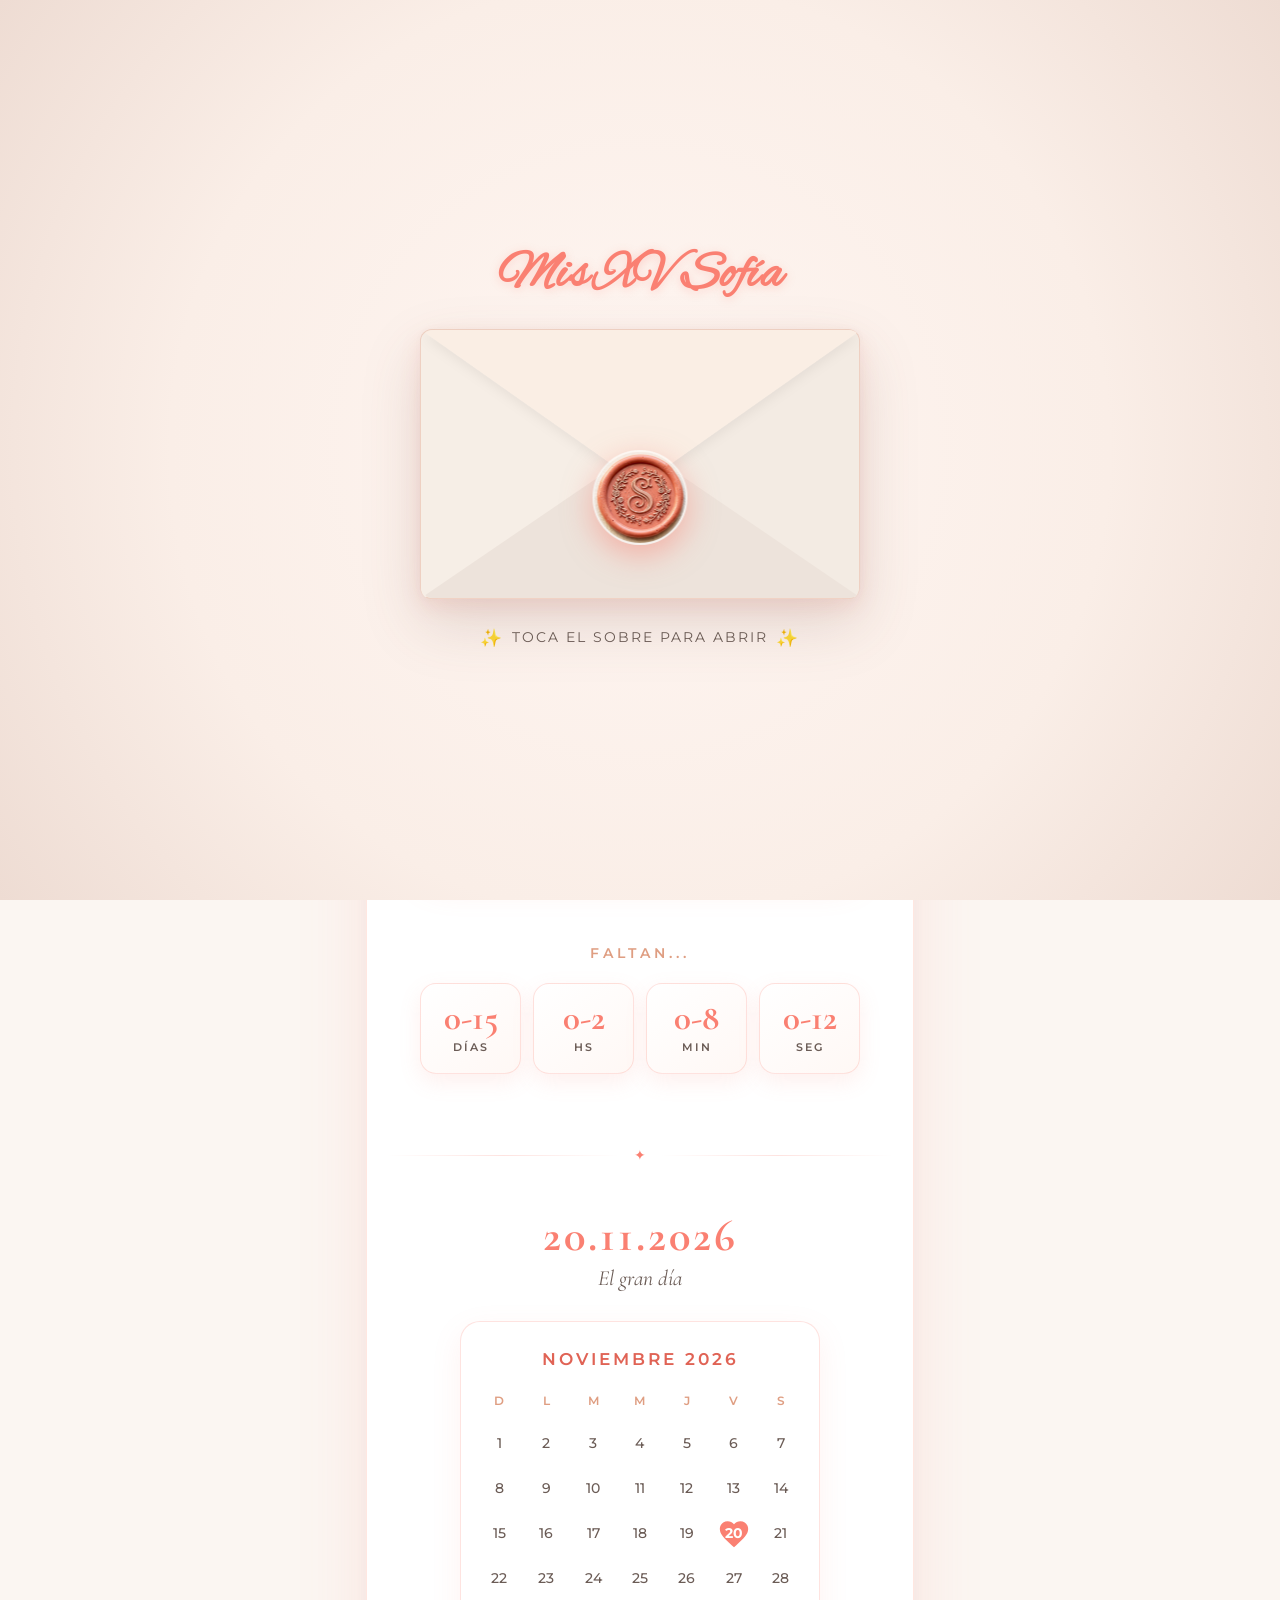
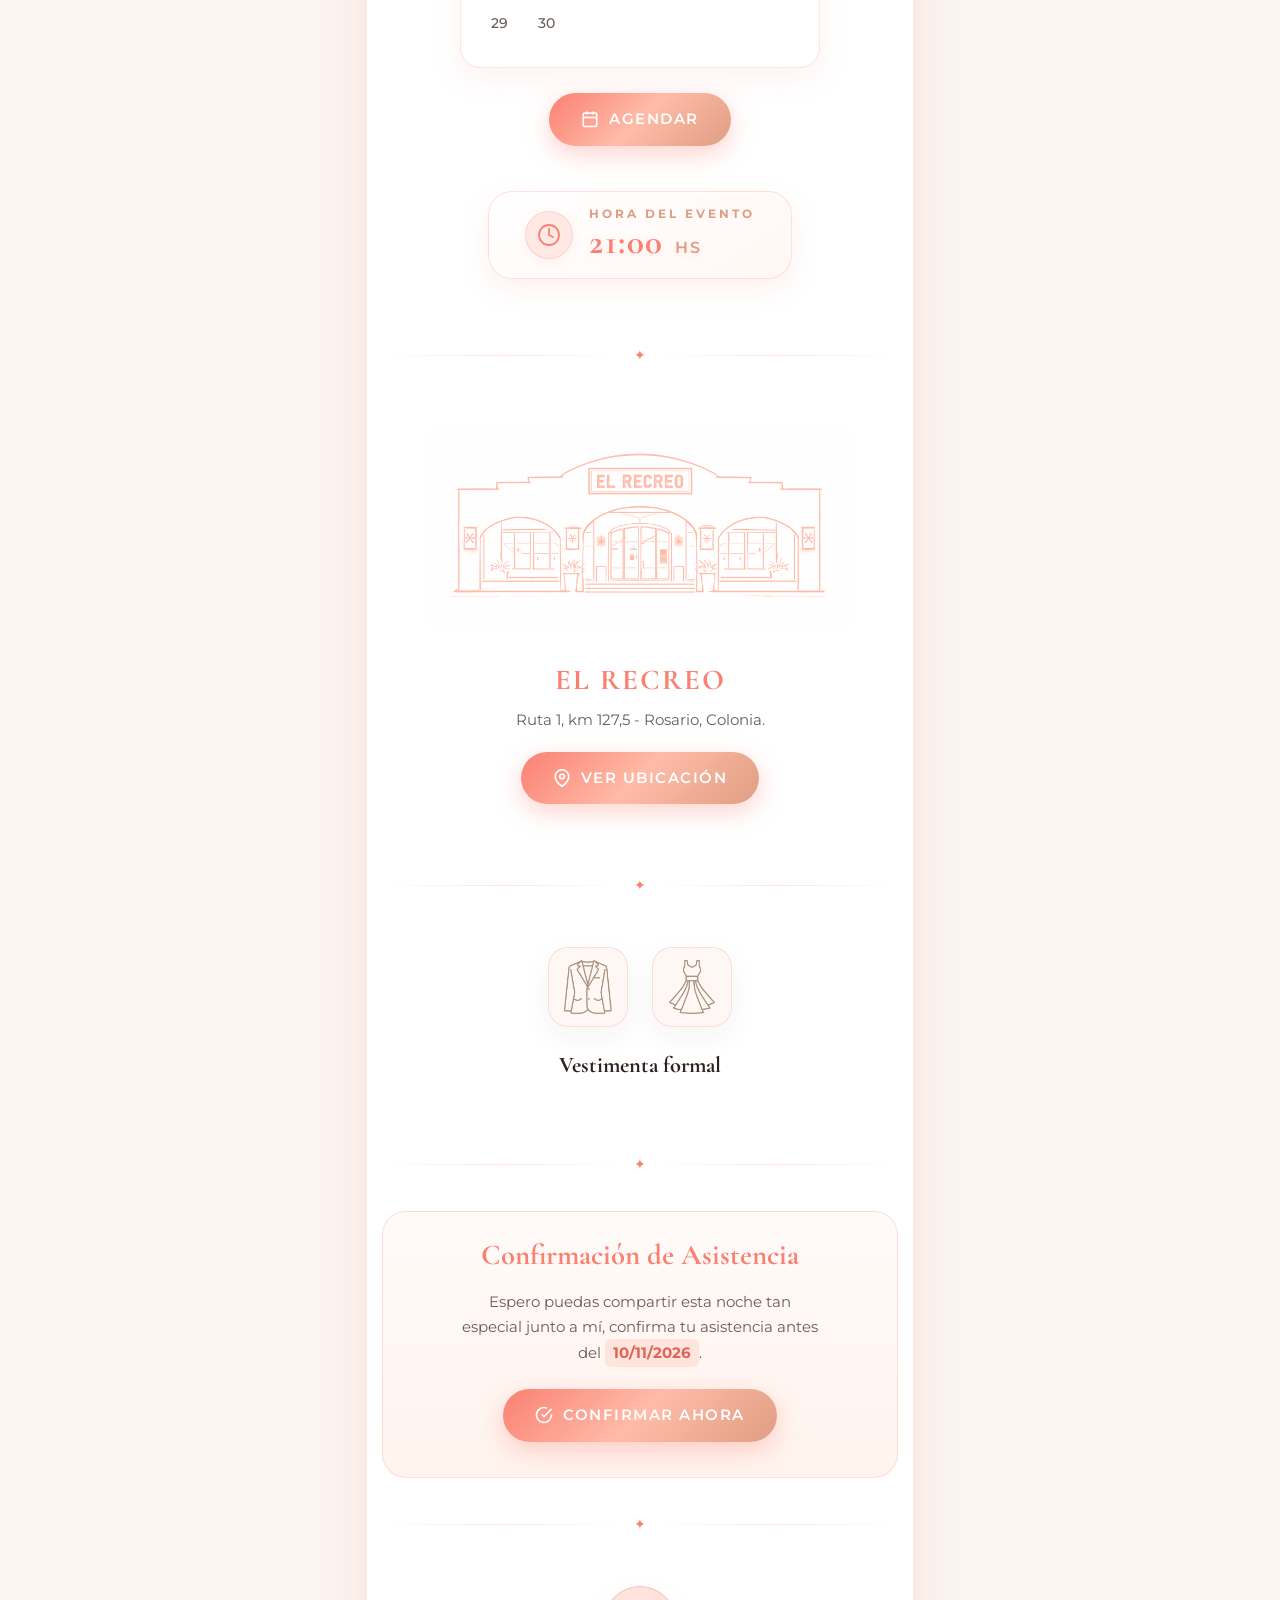
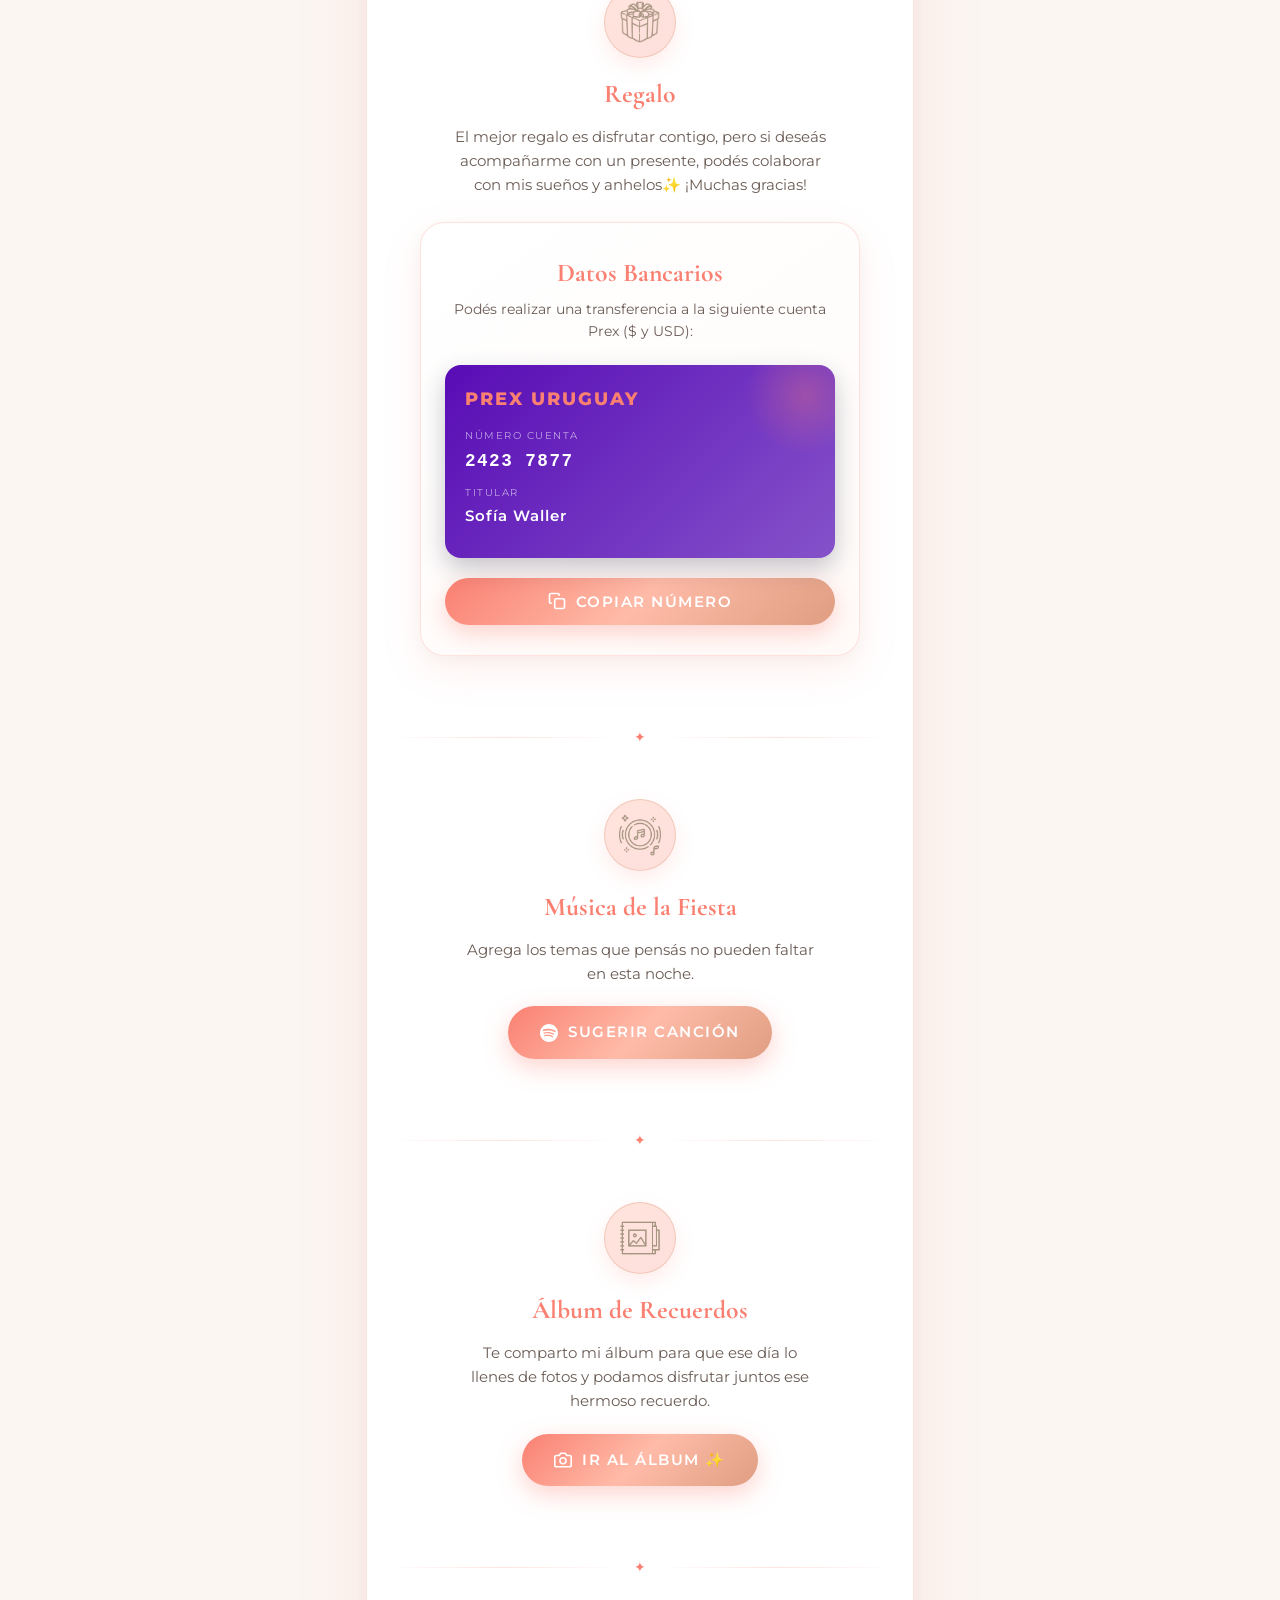
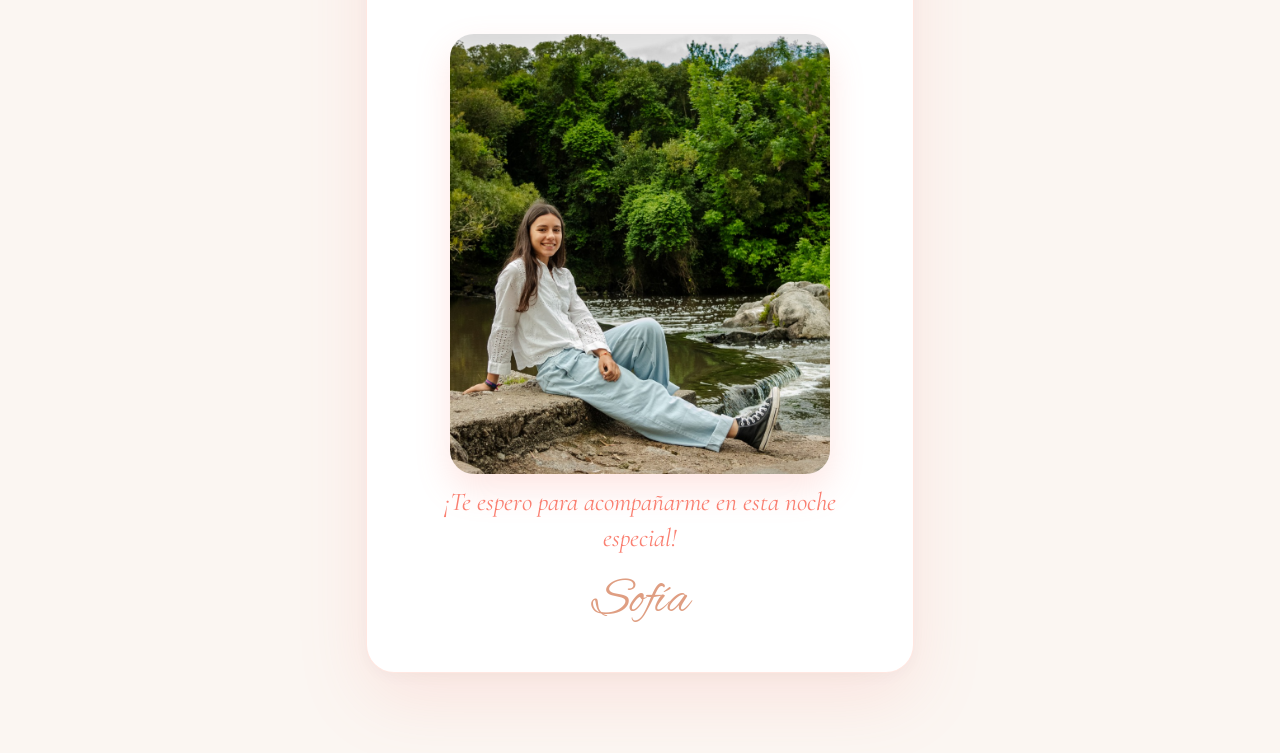
<file: index.html>
<!DOCTYPE html>
<html lang="es">

<head>
    <meta charset="UTF-8">
    <meta name="viewport" content="width=device-width, initial-scale=1.0">
    <meta name="format-detection" content="telephone=no">
    <title>Mis XV Sofía | 20.11.2026</title>

    <meta name="theme-color" content="#fa8072">

    <!-- //Gráfico del link para compartir en redes sociales -->
    <meta property="og:title" content="Mis XV Sofía | 20.11.2026">
    <meta property="og:url" content="https://ailuu17.github.io/InvitacionXVSofi/">
    <meta property="og:image" content="https://ailuu17.github.io/InvitacionXVSofi/assets/img/preview.jpeg">
    <meta property="og:image:alt" content="Invitación de Mis XV Sofía">
    <meta property="og:type" content="website">
    <meta name="twitter:card" content="summary_large_image">
    <meta name="twitter:image" content="https://ailuu17.github.io/InvitacionXVSofi/assets/img/preview.jpeg">
    <meta name="twitter:image:alt" content="Invitación de Mis XV Sofía">

    <link rel="preconnect" href="https://fonts.googleapis.com">
    <link rel="preconnect" href="https://fonts.gstatic.com" crossorigin>
    <link
        href="https://fonts.googleapis.com/css2?family=Alex+Brush&family=Cormorant+Garamond:ital,wght@0,400;0,600;0,700;1,400;1,600&family=Montserrat:wght@300;400;500;600;700&display=swap"
        rel="stylesheet">

    <link rel="stylesheet" href="assets/css/animations.css">
    <link rel="stylesheet" href="assets/css/style.css">
</head>

<body>

    <canvas id="sparkles-canvas"></canvas>

    <audio id="bg-audio" loop preload="auto">
        <!-- //cambiar canción aquí -->
        <source src="assets/audio/musica.mp3" type="audio/mp3">
    </audio>

    <button class="floating-music-player" id="floating-music-btn" type="button" title="Reproducir música"
        aria-label="Reproducir música">
        <div class="music-disk-btn" id="music-disk">
            <!-- Icono personalizado de play (cuando está en pausa/detenido) -->
            <img src="assets/img/icono-musica_play.png" alt="Reproducir música" class="music-icon icon-play">
            <!-- Icono personalizado de pausa (cuando está reproduciendo) -->
            <img src="assets/img/icono-musica_pausa.png" alt="Pausar música" class="music-icon icon-pause">
        </div>
    </button>

    <div class="envelope-screen" id="envelope-screen">
        <div class="envelope-wrapper" id="envelope-wrapper">
            <h1 class="envelope-title">Mis XV Sofía</h1>

            <div class="envelope-body">
                <div class="envelope-left-pocket"></div>
                <div class="envelope-right-pocket"></div>
                <div class="envelope-bottom-pocket"></div>

                <div class="envelope-card-inside">
                    <h4>Sofía</h4>
                    <p>Mis 15 Años</p>
                </div>

                <div class="envelope-top-flap"></div>

                <div class="wax-seal-wrapper" id="wax-seal-btn" title="Toca para abrir la invitación">
                    <!-- //cambiar cera aquí -->
                    <img src="assets/img/wax-seal.jpg" alt="Sello de cera Sofía" class="wax-seal-img" id="wax-seal-img">
                </div>
            </div>

            <div class="envelope-tap-hint">
                <span class="icon">✨</span> Toca el sobre para abrir <span class="icon">✨</span>
            </div>
        </div>
    </div>

    <main class="invitation-wrapper" id="main-invitation">
        <div class="main-card">
            <section class="hero-section reveal">
                <div class="monogram-badge">S</div>
                <h2 class="hero-title-name">Sofía</h2>
                <div class="hero-subtitle-misxv">mis XV</div>

                <div class="emotional-quote-box">
                    <div class="quote-icon">“</div>
                    <p class="emotional-quote-text">
                        Hay momentos inolvidables que se atesoran en el corazón para siempre. Cada persona, cada
                        sonrisa, cada lágrima y cada abrazo formarán parte de mí.
                    </p>
                </div>

                <div class="closing-photo-frame collage-frame">
                    <div class="photo-collage-grid">
                        <div class="collage-item collage-left">
                            <img src="assets/img/sofia-4.jpeg" alt="Sofía" class="collage-photo"
                                id="quinceanera-photo-2">
                        </div>

                        <div class="collage-col-right">
                            <div class="collage-item collage-top-right">
                                <img src="assets/img/sofia-2.jpeg" alt="Sofía" class="collage-photo">
                            </div>

                            <div class="collage-item collage-bottom-right">
                                <img src="assets/img/sofia-3.jpeg" alt="Sofía" class="collage-photo">
                            </div>
                        </div>
                    </div>
                </div>
            </section>

            <section class="countdown-section reveal">
                <span class="section-label">FALTAN...</span>
                <div class="countdown-container">
                    <div class="countdown-box">
                        <div class="countdown-number" id="cd-days">00</div>
                        <div class="countdown-label">DÍAS</div>
                    </div>
                    <div class="countdown-box">
                        <div class="countdown-number" id="cd-hours">00</div>
                        <div class="countdown-label">HS</div>
                    </div>
                    <div class="countdown-box">
                        <div class="countdown-number" id="cd-minutes">00</div>
                        <div class="countdown-label">MIN</div>
                    </div>
                    <div class="countdown-box">
                        <div class="countdown-number" id="cd-seconds">00</div>
                        <div class="countdown-label">SEG</div>
                    </div>
                </div>
            </section>

            <div class="decorative-divider">
                <div class="divider-line"></div>
                <div class="divider-sparkle">✦</div>
                <div class="divider-line"></div>
            </div>

            <section class="date-section reveal">
                <div class="date-big-badge">20.11.2026</div>
                <div class="date-tagline">El gran día</div>

                <div class="calendar-card">
                    <div class="calendar-header">
                        <span>Noviembre 2026</span>
                    </div>
                    <div class="calendar-grid">
                        <div class="calendar-day-name">D</div>
                        <div class="calendar-day-name">L</div>
                        <div class="calendar-day-name">M</div>
                        <div class="calendar-day-name">M</div>
                        <div class="calendar-day-name">J</div>
                        <div class="calendar-day-name">V</div>
                        <div class="calendar-day-name">S</div>

                        <div class="calendar-day-num">1</div>
                        <div class="calendar-day-num">2</div>
                        <div class="calendar-day-num">3</div>
                        <div class="calendar-day-num">4</div>
                        <div class="calendar-day-num">5</div>
                        <div class="calendar-day-num">6</div>
                        <div class="calendar-day-num">7</div>

                        <div class="calendar-day-num">8</div>
                        <div class="calendar-day-num">9</div>
                        <div class="calendar-day-num">10</div>
                        <div class="calendar-day-num">11</div>
                        <div class="calendar-day-num">12</div>
                        <div class="calendar-day-num">13</div>
                        <div class="calendar-day-num">14</div>

                        <div class="calendar-day-num">15</div>
                        <div class="calendar-day-num">16</div>
                        <div class="calendar-day-num">17</div>
                        <div class="calendar-day-num">18</div>
                        <div class="calendar-day-num">19</div>
                        <div class="calendar-day-num event-highlight">
                            <svg class="heart-badge-icon" viewBox="0 0 24 24">
                                <path
                                    d="M12 21.35l-1.45-1.32C5.4 15.36 2 12.28 2 8.5 2 5.42 4.42 3 7.5 3c1.74 0 3.41.81 4.5 2.09C13.09 3.81 14.76 3 16.5 3 19.58 3 22 5.42 22 8.5c0 3.78-3.4 6.86-8.55 11.54L12 21.35z" />
                            </svg>
                            <span>20</span>
                        </div>
                        <div class="calendar-day-num">21</div>

                        <div class="calendar-day-num">22</div>
                        <div class="calendar-day-num">23</div>
                        <div class="calendar-day-num">24</div>
                        <div class="calendar-day-num">25</div>
                        <div class="calendar-day-num">26</div>
                        <div class="calendar-day-num">27</div>
                        <div class="calendar-day-num">28</div>

                        <div class="calendar-day-num">29</div>
                        <div class="calendar-day-num">30</div>
                        <div class="calendar-day-num empty"></div>
                        <div class="calendar-day-num empty"></div>
                        <div class="calendar-day-num empty"></div>
                        <div class="calendar-day-num empty"></div>
                        <div class="calendar-day-num empty"></div>
                    </div>
                </div>

                <!-- //cambiar link agendar aquí -->
                <a href="https://calendar.google.com/calendar/render?action=TEMPLATE&text=XV+de+Sof%C3%ADa&dates=20261121T000000Z/20261121T033000Z&details=%C2%A1Ir+a+compartir+y+disfrutar+los+XV+de+Sofi%21&location=Sal%C3%B3n+El+Recreo%2C+Departamento+de+Colonia"
                    target="_blank" rel="noopener noreferrer" class="btn-cta btn-luxury">
                    <svg viewBox="0 0 24 24" fill="none" stroke="currentColor" stroke-width="2">
                        <rect x="3" y="4" width="18" height="18" rx="2" ry="2"></rect>
                        <line x1="16" y1="2" x2="16" y2="6"></line>
                        <line x1="8" y1="2" x2="8" y2="6"></line>
                        <line x1="3" y1="10" x2="21" y2="10"></line>
                    </svg>
                    Agendar
                </a>
            </section>

            <section class="time-section reveal">
                <div class="time-card">
                    <span class="time-icon">
                        <svg viewBox="0 0 24 24" fill="none" stroke="currentColor" stroke-width="1.8"
                            stroke-linecap="round" stroke-linejoin="round">
                            <circle cx="12" cy="12" r="10"></circle>
                            <polyline points="12 6 12 12 16 14"></polyline>
                        </svg>
                    </span>
                    <div class="time-content">
                        <span class="time-label">HORA DEL EVENTO</span>
                        <span class="time-text">21:00 <small class="time-suffix">HS</small></span>
                    </div>
                </div>
            </section>

            <div class="decorative-divider">
                <div class="divider-line"></div>
                <div class="divider-sparkle">✦</div>
                <div class="divider-line"></div>
            </div>

            <section class="venue-section reveal">
                <div class="venue-image-frame">
                    <!-- //cambiar imagen de lugar aquí -->
                    <img src="assets/img/salon-el-recreo.png" alt="EL RECREO - Salón de Eventos" class="venue-image"
                        id="venue-img">
                </div>
                <h3 class="venue-name">EL RECREO</h3>
                <p class="venue-address">Ruta 1, km 127,5 - Rosario, Colonia.</p>

                <!-- //cambiar link ubicación aquí -->
                <a href="https://maps.app.goo.gl/3icYEw6hGhmHRyNU6" target="_blank" rel="noopener noreferrer"
                    class="btn-cta btn-luxury">
                    <svg viewBox="0 0 24 24" fill="none" stroke="currentColor" stroke-width="2">
                        <path d="M21 10c0 7-9 13-9 13s-9-6-9-13a9 9 0 0 1 18 0z"></path>
                        <circle cx="12" cy="10" r="3"></circle>
                    </svg>
                    Ver ubicación
                </a>
            </section>

            <div class="decorative-divider">
                <div class="divider-line"></div>
                <div class="divider-sparkle">✦</div>
                <div class="divider-line"></div>
            </div>

            <section class="dresscode-section reveal">
                <div class="dresscode-icons-container">
                    <div class="dresscode-icon-box" title="Traje formal masculino">
                        <!-- //cambiar icono vestimenta hombre aquí -->
                        <img src="assets/img/suit-icon.png" alt="Traje formal">
                    </div>
                    <div class="dresscode-icon-box" title="Vestido de noche femenino">
                        <!-- //cambiar icono vestimenta mujer aquí -->
                        <img src="assets/img/dress-icon.png" alt="Vestido formal">
                    </div>
                </div>

                <h3 class="dresscode-title">Vestimenta formal</h3>
            </section>

            <div class="decorative-divider">
                <div class="divider-line"></div>
                <div class="divider-sparkle">✦</div>
                <div class="divider-line"></div>
            </div>

            <section class="rsvp-section reveal">
                <h3 class="rsvp-title">Confirmación de Asistencia</h3>
                <p class="rsvp-text">
                    Espero puedas compartir esta noche tan especial junto a mí, confirma tu asistencia antes del
                    <span class="rsvp-date-badge">10/11/2026</span>.
                </p>

                <!-- //cambiar link formulario de confirmación aquí -->
                <a href="https://forms.gle/HsJdNU4WTvj3VzQi9" target="_blank" rel="noopener noreferrer"
                    class="btn-cta btn-luxury">
                    <svg viewBox="0 0 24 24" fill="none" stroke="currentColor" stroke-width="2">
                        <path d="M22 11.08V12a10 10 0 1 1-5.93-9.14"></path>
                        <polyline points="22 4 12 14.01 9 11.01"></polyline>
                    </svg>
                    Confirmar ahora
                </a>
            </section>

            <div class="decorative-divider">
                <div class="divider-line"></div>
                <div class="divider-sparkle">✦</div>
                <div class="divider-line"></div>
            </div>

            <section class="gift-section reveal">
                <div class="section-icon-circle">
                    <!-- //cambiar imagen regalo aquí -->
                    <img src="assets/img/gift-icon.png" alt="Regalo">
                </div>
                <h3 class="gift-title">Regalo</h3>
                <p class="gift-text">
                    El mejor regalo es disfrutar contigo, pero si deseás acompañarme con un presente, podés
                    colaborar
                    con mis
                    sueños y anhelos✨ ¡Muchas gracias!
                </p>

                <!-- //cambiar datos de tarjeta Prex aquí -->
                <div class="gift-card-box">
                    <h4 class="bank-data-title">Datos Bancarios</h4>
                    <p class="modal-subtitle">Podés realizar una transferencia a la siguiente cuenta Prex ($ y USD):
                    </p>

                    <div class="prex-card-display">
                        <!-- //cambiar datos de tarjeta Prex aquí -->
                        <div class="prex-logo-badge">PREX URUGUAY</div>

                        <div class="prex-data-row">
                            <div class="prex-data-label">Número Cuenta</div>
                            <div class="prex-data-value" id="prex-number-val">2423 7877</div>
                        </div>

                        <div class="prex-data-row">
                            <div class="prex-data-label">Titular</div>
                            <div class="prex-data-name" id="prex-holder-val">Sofía Waller</div>
                        </div>
                    </div>

                    <button type="button" class="btn-cta btn-luxury" id="copy-prex-btn" style="width: 100%;">
                        <svg viewBox="0 0 24 24" fill="none" stroke="currentColor" stroke-width="2">
                            <rect x="9" y="9" width="13" height="13" rx="2" ry="2"></rect>
                            <path d="M5 15H4a2 2 0 0 1-2-2V4a2 2 0 0 1 2-2h9a2 2 0 0 1 2 2v1"></path>
                        </svg>
                        Copiar Número
                    </button>
                </div>
            </section>

            <div class="decorative-divider">
                <div class="divider-line"></div>
                <div class="divider-sparkle">✦</div>
                <div class="divider-line"></div>
            </div>

            <section class="playlist-section reveal">
                <div class="section-icon-circle">
                    <!-- //cambiar imagen playlist aquí -->
                    <img src="assets/img/playlist-icon.png" alt="Playlist de la fiesta">
                </div>
                <h3 class="playlist-title">Música de la Fiesta</h3>
                <p class="playlist-text">
                    Agrega los temas que pensás no pueden faltar en esta noche.
                </p>

                <!-- //cambiar link spotify aquí -->
                <a href="https://open.spotify.com/playlist/3byeu3YA486eQCYFXdFaqg?si=IORxyryfRKqXU5vAkNqKtQ&utm_source=copy-link&pt=3434ca05da178892042ae02a3598bb25&pi=iq3TzMOzT92jP"
                    target="_blank" rel="noopener noreferrer" class="btn-cta btn-luxury">
                    <svg viewBox="0 0 24 24" fill="currentColor">
                        <path
                            d="M12 0C5.4 0 0 5.4 0 12s5.4 12 12 12 12-5.4 12-12S18.66 0 12 0zm5.521 17.34c-.24.359-.66.48-1.021.24-2.82-1.74-6.36-2.101-10.561-1.141-.418.122-.779-.179-.899-.539-.12-.421.18-.78.54-.9 4.56-1.021 8.52-.6 11.64 1.32.42.18.479.659.301 1.02zm1.44-3.3c-.301.42-.841.6-1.262.3-3.239-1.98-8.159-2.58-11.939-1.38-.479.12-1.02-.12-1.14-.6-.12-.48.12-1.021.6-1.141C9.6 9.9 15 10.561 18.72 12.84c.361.181.54.78.241 1.2zm.12-3.36C15.24 8.4 8.82 8.16 5.16 9.301c-.6.179-1.2-.181-1.38-.721-.18-.601.18-1.2.72-1.381 4.26-1.26 11.28-1.02 15.721 1.621.539.3.719 1.02.419 1.56-.299.421-1.02.599-1.559.3z" />
                    </svg>
                    Sugerir canción
                </a>
            </section>

            <div class="decorative-divider">
                <div class="divider-line"></div>
                <div class="divider-sparkle">✦</div>
                <div class="divider-line"></div>
            </div>

            <section class="album-section reveal">
                <div class="section-icon-circle">
                    <!-- //cambiar imagen álbum aquí -->
                    <img src="assets/img/album-icon.png" alt="Álbum de fotos">
                </div>
                <h3 class="album-title">Álbum de Recuerdos</h3>
                <p class="album-text">
                    Te comparto mi álbum para que ese día lo llenes de fotos y podamos disfrutar juntos ese hermoso
                    recuerdo.
                </p>

                <!-- //cambiar link del álbum aquí -->
                <a href="album/index.html" class="btn-cta btn-luxury" id="btn-open-album">
                    <svg viewBox="0 0 24 24" fill="none" stroke="currentColor" stroke-width="2">
                        <path d="M23 19a2 2 0 0 1-2 2H3a2 2 0 0 1-2-2V8a2 2 0 0 1 2-2h4l2-3h6l2 3h4a2 2 0 0 1 2 2z">
                        </path>
                        <circle cx="12" cy="13" r="4"></circle>
                    </svg>
                    Ir al Álbum ✨
                </a>
            </section>

            <div class="decorative-divider">
                <div class="divider-line"></div>
                <div class="divider-sparkle">✦</div>
                <div class="divider-line"></div>
            </div>

            <section class="closing-section reveal">
                <div class="quinceanera-photo-frame">
                    <!-- //cambiar foto quinceañera 1 aquí -->
                    <img src="assets/img/sofia-1.jpeg" alt="Sofía mis XV" class="quinceanera-photo"
                        id="quinceanera-photo-1">
                </div>

                <p class="closing-thanks-text">
                    ¡Te espero para acompañarme en esta noche especial!
                </p>

                <div class="closing-signature">
                    Sofía
                </div>
            </section>

        </div>
    </main>

    <div class="copy-toast" id="copy-toast">¡Copiado con éxito!</div>

    <script src="assets/js/countdown.js"></script>
    <script src="assets/js/main.js"></script>
</body>

</html>
</file>
<file: assets/css/animations.css>
/* ==========================================================================
   ANIMACIONES GLOBALES
   ========================================================================== */

/* Animación de apertura de la invitación (Fade out general) */
@keyframes fadeOutEnvelopeContainer {
  0% {
    opacity: 1;
    visibility: visible;
  }
  100% {
    opacity: 0;
    visibility: hidden;
  }
}

/* Animación click sello cera (Scale y Fade) */
@keyframes sealOpenClick {
  0% {
    transform: translateX(-50%) scale(1);
    opacity: 1;
  }
  50% {
    transform: translateX(-50%) scale(1.2);
    opacity: 0.8;
  }
  100% {
    transform: translateX(-50%) scale(0);
    opacity: 0;
  }
}

/* Latido suave del sello en estado normal */
@keyframes waxSealPulse {
  0% {
    transform: scale(1);
    box-shadow: 0 10px 30px rgba(250, 128, 114, 0.4);
  }
  50% {
    transform: scale(1.05);
    box-shadow: 0 15px 40px rgba(250, 128, 114, 0.6);
  }
  100% {
    transform: scale(1);
    box-shadow: 0 10px 30px rgba(250, 128, 114, 0.4);
  }
}

/* Flotación suave (Textos, hint, etc) */
@keyframes floatGentle {
  0% {
    transform: translateY(0);
  }
  50% {
    transform: translateY(-8px);
  }
  100% {
    transform: translateY(0);
  }
}

/* Revelado de secciones al hacer scroll */
.reveal {
  opacity: 0;
  transform: translateY(40px);
  transition: all 0.9s cubic-bezier(0.25, 1, 0.5, 1);
}

.reveal.active {
  opacity: 1;
  transform: translateY(0);
}

/* Latido del corazón en el calendario */
@keyframes heartPulse {
  0% { transform: translate(-50%, -50%) scale(1); }
  15% { transform: translate(-50%, -50%) scale(1.25); }
  30% { transform: translate(-50%, -50%) scale(1); }
  45% { transform: translate(-50%, -50%) scale(1.25); }
  60% { transform: translate(-50%, -50%) scale(1); }
  100% { transform: translate(-50%, -50%) scale(1); }
}

@keyframes heartGlow {
  0% { filter: drop-shadow(0 0 5px rgba(250, 128, 114, 0.5)); }
  50% { filter: drop-shadow(0 0 15px rgba(250, 128, 114, 0.9)); }
  100% { filter: drop-shadow(0 0 5px rgba(250, 128, 114, 0.5)); }
}

/* Animaciones del botón flotante de música */
@keyframes rotateVinyl {
  from { transform: rotate(0deg); }
  to { transform: rotate(360deg); }
}

@keyframes soundWave {
  0% { height: 4px; }
  50% { height: 16px; }
  100% { height: 4px; }
}
</file>
<file: assets/css/style.css>
/* ==========================================================================
   ESTILOS GENERALES Y DISEÑO DE ALTA GAMA - MIS XV SOFÍA
   Colores Principales: #ffbba8 (Peach suave) & #fa8072 (Salmón coral)
   ========================================================================== */

:root {
  --primary: #fa8072;
  --primary-light: #ffbba8;
  --primary-dark: #e06355;
  --primary-glow: rgba(250, 128, 114, 0.35);

  --rose-gold: #df9e82;
  --gold-accent: #cda26f;
  --gold-gradient: linear-gradient(135deg, #fa8072 0%, #ffbba8 50%, #df9e82 100%);

  --bg-page: #fbf6f2;
  --bg-card: #ffffff;
  --bg-glass: rgba(255, 255, 255, 0.92);
  --bg-envelope: #f6eee8;

  --text-main: #2b211d;
  --text-muted: #6b5c56;
  --text-light: #8e7c75;

  --border-delicate: rgba(250, 128, 114, 0.22);
  --border-gold: rgba(223, 158, 130, 0.4);

  --shadow-subtle: 0 10px 30px rgba(74, 44, 38, 0.05);
  --shadow-card: 0 18px 45px rgba(250, 128, 114, 0.12), 0 4px 15px rgba(0, 0, 0, 0.03);
  --shadow-float: 0 15px 35px rgba(250, 128, 114, 0.25);

  --font-serif: 'Cormorant Garamond', 'Playfair Display', Georgia, serif;
  --font-script: 'Alex Brush', 'Great Vibes', cursive;
  --font-sans: 'Montserrat', -apple-system, BlinkMacSystemFont, 'Segoe UI', Roboto, sans-serif;
}

/* Reset básico */
*,
*::before,
*::after {
  box-sizing: border-box;
  margin: 0;
  padding: 0;
}

html {
  scroll-behavior: smooth;
  font-size: 16px;
}

body {
  font-family: var(--font-sans);
  background-color: var(--bg-page);
  color: var(--text-main);
  line-height: 1.6;
  min-height: 100vh;
  position: relative;
  overflow-x: hidden;
  background-image:
    radial-gradient(circle at 10% 20%, rgba(255, 187, 168, 0.25) 0%, transparent 40%),
    radial-gradient(circle at 90% 80%, rgba(250, 128, 114, 0.2) 0%, transparent 40%);
  background-attachment: fixed;
}

/* Canvas de destellos y partículas de fondo */
#sparkles-canvas {
  position: fixed;
  top: 0;
  left: 0;
  width: 100%;
  height: 100%;
  pointer-events: none;
  z-index: 1;
}

/* ==========================================================================
   1. PÁGINA PRINCIPAL / SOBRE DE BIENVENIDA (ESTILO CARTA ANTIGUA)
   ========================================================================== */
.envelope-screen {
  position: fixed;
  top: 0;
  left: 0;
  width: 100%;
  height: 100%;
  z-index: 9999;
  display: flex;
  flex-direction: column;
  justify-content: center;
  align-items: center;
  background: radial-gradient(circle at center, #fff6f2 0%, #faeee7 60%, #eedcd3 100%);
  transition: opacity 1s cubic-bezier(0.4, 0, 0.2, 1), visibility 1s ease;
  perspective: 1200px;
  overflow: hidden;
  padding: 20px;
}

.envelope-wrapper {
  position: relative;
  width: 100%;
  max-width: 440px;
  cursor: pointer;
  perspective: 1200px;
  display: flex;
  flex-direction: column;
  align-items: center;
}

/* Texto de la portada: Únicamente "Mis XV Sofía" */
.envelope-title {
  font-family: var(--font-script);
  font-size: 3.2rem;
  color: var(--primary);
  text-align: center;
  margin-bottom: 25px;
  text-shadow: 0 2px 10px rgba(250, 128, 114, 0.25);
  letter-spacing: 1px;
  line-height: 1.1;
  animation: floatGentle 4s ease-in-out infinite;
}

/* Estructura 3D del sobre */
.envelope-body {
  position: relative;
  width: 100%;
  height: 270px;
  background: #fbf5ef;
  border-radius: 12px;
  box-shadow:
    0 25px 60px rgba(110, 75, 65, 0.18),
    0 8px 20px rgba(250, 128, 114, 0.15),
    inset 0 0 40px rgba(223, 158, 130, 0.2);
  border: 1px solid rgba(223, 158, 130, 0.4);
  transform-style: preserve-3d;
  overflow: visible;
}

/* Solapas internas del sobre */
.envelope-left-pocket {
  position: absolute;
  top: 0;
  left: 0;
  width: 0;
  height: 0;
  border-top: 135px solid transparent;
  border-bottom: 135px solid transparent;
  border-left: 215px solid #f6eee6;
  border-radius: 12px 0 0 12px;
  z-index: 3;
  filter: drop-shadow(2px 0 5px rgba(0, 0, 0, 0.03));
}

.envelope-right-pocket {
  position: absolute;
  top: 0;
  right: 0;
  width: 0;
  height: 0;
  border-top: 135px solid transparent;
  border-bottom: 135px solid transparent;
  border-right: 215px solid #f3ebe3;
  border-radius: 0 12px 12px 0;
  z-index: 3;
  filter: drop-shadow(-2px 0 5px rgba(0, 0, 0, 0.03));
}

.envelope-bottom-pocket {
  position: absolute;
  bottom: 0;
  left: 0;
  width: 0;
  height: 0;
  border-left: 220px solid transparent;
  border-right: 220px solid transparent;
  border-bottom: 150px solid #ede3db;
  border-radius: 0 0 12px 12px;
  z-index: 4;
}

/* Solapa triangular superior que se abre hacia arriba */
.envelope-top-flap {
  position: absolute;
  top: 0;
  left: 0;
  width: 0;
  height: 0;
  border-radius: 12px 12px 0 0;
  border-left: 220px solid transparent;
  border-right: 220px solid transparent;
  border-top: 155px solid #faeee4;
  transform-origin: top center;
  transition: transform 0.2s cubic-bezier(0.4, 0, 0.2, 1);
  z-index: 6;
  filter: drop-shadow(0 4px 6px rgba(0, 0, 0, 0.06));
}

.envelope-screen.opening .envelope-top-flap {
  transform: rotateX(180deg);
  z-index: 1;
}

/* Tarjeta interior que sale del sobre */
.envelope-card-inside {
  position: absolute;
  top: 15px;
  left: 50%;
  transform: translateX(-50%);
  width: 90%;
  height: 200px;
  background: #ffffff;
  border-radius: 8px;
  box-shadow: 0 5px 15px rgba(0, 0, 0, 0.08);
  border: 1px solid rgba(250, 128, 114, 0.3);
  z-index: 2;
  display: flex;
  flex-direction: column;
  justify-content: center;
  align-items: center;
  padding: 15px;
  text-align: center;
  transition: transform 0.9s cubic-bezier(0.16, 1, 0.3, 1) 0.3s;
}

.envelope-screen.opening .envelope-card-inside {
  transform: translateX(-50%) translateY(-140px);
}

.envelope-card-inside h4 {
  font-family: var(--font-script);
  font-size: 2.2rem;
  color: var(--primary);
}

.envelope-card-inside p {
  font-size: 0.85rem;
  color: var(--text-muted);
  letter-spacing: 2px;
  text-transform: uppercase;
}

/* Sello de Cera (Wax Seal) */
.wax-seal-wrapper {
  position: absolute;
  top: 120px;
  left: 50%;
  transform: translateX(-50%);
  z-index: 10;
  cursor: pointer;
  transition: transform 0.3s ease;
}

.wax-seal-img {
  width: 95px;
  height: 95px;
  border-radius: 50%;
  object-fit: cover;
  display: block;
  animation: waxSealPulse 3.5s infinite ease-in-out;
  border: 2px solid rgba(255, 255, 255, 0.5);
  box-shadow: 0 10px 30px rgba(250, 128, 114, 0.5);
  transition: transform 0.3s cubic-bezier(0.34, 1.56, 0.64, 1);
}

.wax-seal-wrapper:hover .wax-seal-img {
  transform: scale(1.12);
}

.envelope-screen.opening .wax-seal-wrapper {
  animation: sealOpenClick 0.6s forwards ease-in;
}

/* Pista visual para abrir */
.envelope-tap-hint {
  margin-top: 25px;
  font-size: 0.85rem;
  letter-spacing: 2px;
  text-transform: uppercase;
  color: var(--text-muted);
  display: flex;
  align-items: center;
  gap: 8px;
  animation: floatGentle 2.5s ease-in-out infinite;
}

.envelope-tap-hint span.icon {
  font-size: 1.1rem;
  color: var(--primary);
}

/* ==========================================================================
   2. CONTENEDOR PRINCIPAL DE LA INVITACIÓN
   ========================================================================== */
.invitation-wrapper {
  position: relative;
  z-index: 10;
  width: 100%;
  max-width: 580px;
  margin: 0 auto;
  padding: 20px 16px 80px 16px;
}

.main-card {
  background: var(--bg-card);
  border-radius: 28px;
  box-shadow:
    0 25px 70px rgba(250, 128, 114, 0.15),
    0 4px 20px rgba(0, 0, 0, 0.04);
  border: 1px solid rgba(255, 187, 168, 0.35);
  overflow: hidden;
  position: relative;
}

/* Adorno superior e inferior en degradé suave */
.main-card::before {
  content: '';
  position: absolute;
  top: 0;
  left: 0;
  right: 0;
  height: 6px;
  background: var(--gold-gradient);
}

/* ==========================================================================
   3. SECCIÓN 1: NOMBRE / MIS XV & FRASE EMOTIVA
   ========================================================================== */
.hero-section {
  text-align: center;
  padding: 45px 25px 35px 25px;
  position: relative;
}

.monogram-badge {
  display: inline-flex;
  align-items: center;
  justify-content: center;
  width: 48px;
  height: 48px;
  border-radius: 50%;
  background: linear-gradient(135deg, rgba(255, 187, 168, 0.3), rgba(250, 128, 114, 0.2));
  border: 1px solid var(--border-gold);
  color: var(--primary);
  font-family: var(--font-script);
  font-size: 1.8rem;
  margin-bottom: 12px;
}

.hero-title-name {
  font-family: var(--font-script);
  font-size: 4rem;
  color: var(--primary);
  line-height: 1;
  margin-bottom: 4px;
  letter-spacing: 1px;
}

.hero-subtitle-misxv {
  font-family: var(--font-serif);
  font-size: 1.25rem;
  letter-spacing: 6px;
  text-transform: uppercase;
  color: var(--rose-gold);
  font-weight: 600;
  margin-bottom: 24px;
}

/* Frase emotiva */
.emotional-quote-box {
  background: rgba(255, 246, 242, 0.7);
  border-radius: 18px;
  padding: 22px 20px;
  border: 1px dashed rgba(250, 128, 114, 0.35);
  margin: 0 auto 30px auto;
  position: relative;
}

.quote-icon {
  font-size: 1.4rem;
  color: var(--primary-light);
  line-height: 1;
  margin-bottom: 6px;
}

.emotional-quote-text {
  font-family: var(--font-serif);
  font-size: 1.15rem;
  font-style: italic;
  color: var(--text-muted);
  line-height: 1.7;
}

/* Foto 1 de Sofía integrada con degradados suaves y armónicos */
.quinceanera-photo-frame {
  position: relative;
  width: 100%;
  max-width: 380px;
  margin: 0 auto 10px auto;
  border-radius: 24px;
  overflow: hidden;
  box-shadow: 0 15px 35px rgba(250, 128, 114, 0.2);
}

.quinceanera-photo {
  width: 100%;
  height: 440px;
  object-fit: cover;
  object-position: center 20%;
  display: block;
  transition: transform 0.8s ease;
}

.quinceanera-photo-frame:hover .quinceanera-photo {
  transform: scale(1.03);
}

/* Separador elegante */
.decorative-divider {
  display: flex;
  align-items: center;
  justify-content: center;
  gap: 15px;
  margin: 35px 20px;
}

.divider-line {
  flex: 1;
  height: 1px;
  background: linear-gradient(90deg, transparent, var(--border-delicate), transparent);
}

.divider-sparkle {
  color: var(--primary);
  font-size: 0.9rem;
}

/* ==========================================================================
   4. SECCIÓN 2: FECHA + CALENDARIO + LINK AGENDAR
   ========================================================================== */
.date-section {
  text-align: center;
  padding: 10px 25px 35px 25px;
}

.date-big-badge {
  font-family: var(--font-serif);
  font-size: 2.8rem;
  font-weight: 700;
  color: var(--primary);
  letter-spacing: 3px;
  line-height: 1.1;
}

.date-tagline {
  font-family: var(--font-serif);
  font-size: 1.35rem;
  font-style: italic;
  color: var(--text-muted);
  margin-bottom: 25px;
}

/* Calendario del mes de Noviembre 2026 */
.calendar-card {
  background: #ffffff;
  border-radius: 20px;
  padding: 24px 18px;
  box-shadow: 0 10px 30px rgba(250, 128, 114, 0.1);
  border: 1px solid var(--border-delicate);
  max-width: 360px;
  margin: 0 auto 25px auto;
}

.calendar-header {
  font-family: var(--font-sans);
  font-weight: 600;
  font-size: 1.05rem;
  letter-spacing: 3px;
  text-transform: uppercase;
  color: var(--primary-dark);
  margin-bottom: 18px;
  display: flex;
  justify-content: center;
  align-items: center;
  gap: 8px;
}

.calendar-grid {
  display: grid;
  grid-template-columns: repeat(7, 1fr);
  gap: 6px;
  text-align: center;
}

.calendar-day-name {
  font-size: 0.75rem;
  font-weight: 600;
  color: var(--rose-gold);
  text-transform: uppercase;
  padding-bottom: 8px;
}

.calendar-day-num {
  font-size: 0.9rem;
  color: var(--text-muted);
  padding: 8px 0;
  border-radius: 8px;
  font-weight: 500;
  position: relative;
  display: flex;
  justify-content: center;
  align-items: center;
}

.calendar-day-num.empty {
  visibility: hidden;
}

/* Día 20 con corazón palpitante */
.calendar-day-num.event-highlight {
  color: #ffffff;
  font-weight: 700;
  z-index: 2;
}

.heart-badge-icon {
  position: absolute;
  top: 50%;
  left: 50%;
  transform: translate(-50%, -50%);
  width: 34px;
  height: 34px;
  z-index: -1;
  fill: var(--primary);
  animation: heartPulse 2.4s infinite ease-in-out, heartGlow 2.4s infinite ease-in-out;
}

/* ==========================================================================
   5. SECCIÓN 3: CUENTA REGRESIVA
   ========================================================================== */
.countdown-section {
  text-align: center;
  padding: 10px 20px 35px 20px;
}

.section-label {
  font-family: var(--font-sans);
  font-size: 0.85rem;
  letter-spacing: 4px;
  text-transform: uppercase;
  color: var(--rose-gold);
  font-weight: 600;
  margin-bottom: 18px;
  display: block;
}

.countdown-container {
  display: flex;
  justify-content: center;
  align-items: center;
  gap: 12px;
  max-width: 440px;
  margin: 0 auto;
}

.countdown-box {
  flex: 1;
  background: linear-gradient(145deg, #ffffff 0%, #fff8f5 100%);
  border-radius: 16px;
  padding: 16px 8px;
  box-shadow: 0 8px 22px rgba(250, 128, 114, 0.12);
  border: 1px solid var(--border-delicate);
  min-width: 70px;
  transition: transform 0.3s ease;
}

.countdown-box:hover {
  transform: translateY(-3px);
}

.countdown-number {
  font-family: var(--font-serif);
  font-size: 2.2rem;
  font-weight: 700;
  color: var(--primary);
  line-height: 1;
  margin-bottom: 4px;
}

.countdown-label {
  font-size: 0.7rem;
  letter-spacing: 2px;
  text-transform: uppercase;
  color: var(--text-muted);
  font-weight: 600;
}

/* ==========================================================================
   6. SECCIÓN 4: HORA DEL EVENTO
   ========================================================================== */
.time-section {
  text-align: center;
  padding: 10px 20px 30px 20px;
}

.time-card {
  display: inline-flex;
  align-items: center;
  justify-content: center;
  gap: 16px;
  background: linear-gradient(145deg, #ffffff 0%, #fff7f4 100%);
  border: 1px solid var(--border-delicate);
  padding: 16px 36px;
  border-radius: 24px;
  box-shadow: 0 10px 28px rgba(250, 128, 114, 0.12), inset 0 1px 0 rgba(255, 255, 255, 0.9);
  position: relative;
  transition: transform 0.3s ease, box-shadow 0.3s ease, border-color 0.3s ease;
  max-width: 90%;
}

.time-card:hover {
  transform: translateY(-3px);
  box-shadow: 0 14px 34px rgba(250, 128, 114, 0.18);
  border-color: rgba(250, 128, 114, 0.4);
}

.time-icon {
  width: 48px;
  height: 48px;
  min-width: 48px;
  border-radius: 50%;
  background: linear-gradient(135deg, rgba(255, 187, 168, 0.3) 0%, rgba(250, 128, 114, 0.15) 100%);
  border: 1px solid var(--border-delicate);
  display: flex;
  align-items: center;
  justify-content: center;
  color: var(--primary);
  box-shadow: 0 4px 12px rgba(250, 128, 114, 0.1);
  transition: transform 0.3s ease;
}

.time-card:hover .time-icon {
  transform: rotate(15deg) scale(1.05);
}

.time-icon svg {
  width: 24px;
  height: 24px;
  stroke: var(--primary);
}

.time-content {
  display: flex;
  flex-direction: column;
  align-items: flex-start;
  text-align: left;
}

.time-label {
  font-family: var(--font-sans);
  font-size: 0.72rem;
  letter-spacing: 3px;
  text-transform: uppercase;
  color: var(--rose-gold);
  font-weight: 700;
  line-height: 1.2;
  margin-bottom: 2px;
}

.time-text {
  font-family: var(--font-serif);
  font-size: 2.2rem;
  font-weight: 700;
  color: var(--primary);
  letter-spacing: 1.5px;
  line-height: 1.1;
  text-shadow: 0 2px 10px rgba(250, 128, 114, 0.15);
}

.time-suffix {
  font-family: var(--font-sans);
  font-size: 1rem;
  font-weight: 600;
  letter-spacing: 1.5px;
  color: var(--rose-gold);
  vertical-align: baseline;
  margin-left: 2px;
}

/* ==========================================================================
   7. SECCIÓN 5: LUGAR + LINK UBICACIÓN
   ========================================================================== */
.venue-section {
  text-align: center;
  padding: 15px 25px 35px 25px;
}

.venue-image-frame {
  width: 100%;
  max-width: 420px;
  height: 220px;
  border-radius: 20px;
  overflow: hidden;
  margin: 0 auto 20px auto;
}

.venue-image {
  width: 100%;
  height: 100%;
  object-fit: contain;
  transition: transform 0.6s ease;
}

.venue-image-frame:hover .venue-image {
  transform: scale(1.04);
}

.venue-name {
  font-family: var(--font-serif);
  font-size: 1.8rem;
  font-weight: 700;
  color: var(--primary);
  margin-bottom: 6px;
  letter-spacing: 2px;
}

.venue-address {
  font-size: 0.95rem;
  color: var(--text-muted);
  max-width: 340px;
  margin: 0 auto 20px auto;
  line-height: 1.5;
}

/* ==========================================================================
   8. SECCIÓN 6: VESTIMENTA / DRESS CODE
   ========================================================================== */
.dresscode-section {
  text-align: center;
  padding: 15px 25px 35px 25px;
}

.dresscode-icons-container {
  display: flex;
  justify-content: center;
  align-items: center;
  gap: 24px;
  margin-bottom: 20px;
}

.dresscode-icon-box {
  width: 80px;
  height: 80px;
  border-radius: 20px;
  background: rgba(255, 246, 242, 0.85);
  border: 1px solid var(--border-delicate);
  display: flex;
  align-items: center;
  justify-content: center;
  box-shadow: var(--shadow-subtle);
  padding: 12px;
  transition: transform 0.3s ease;
}

.dresscode-icon-box:hover {
  transform: translateY(-3px) scale(1.05);
}

.dresscode-icon-box img,
.dresscode-icon-box svg {
  width: 100%;
  height: 100%;
  object-fit: contain;
}

.dresscode-title {
  font-family: var(--font-serif);
  font-size: 1.4rem;
  font-weight: 700;
  color: var(--text-main);
}

/* ==========================================================================
   9. SECCIÓN 7: CONFIRMACIÓN DE ASISTENCIA (RSVP)
   ========================================================================== */
.rsvp-section {
  text-align: center;
  padding: 20px 25px 35px 25px;
  background: linear-gradient(180deg, rgba(255, 246, 242, 0.5) 0%, rgba(255, 238, 230, 0.7) 100%);
  border-radius: 24px;
  margin: 15px 15px 30px 15px;
  border: 1px solid var(--border-delicate);
}

.rsvp-title {
  font-family: var(--font-serif);
  font-size: 1.8rem;
  color: var(--primary);
  font-weight: 700;
  margin-bottom: 12px;
}

.rsvp-text {
  font-size: 0.95rem;
  color: var(--text-muted);
  max-width: 360px;
  margin: 0 auto 22px auto;
  line-height: 1.6;
}

.rsvp-date-badge {
  display: inline-block;
  font-weight: 700;
  color: var(--primary-dark);
  background: rgba(255, 187, 168, 0.3);
  padding: 2px 8px;
  border-radius: 6px;
}

/* ==========================================================================
   10. SECCIÓN 8: REGALO / COLECTIVO PREX
   ========================================================================== */
.gift-section {
  text-align: center;
  padding: 15px 25px 35px 25px;
}

.section-icon-circle {
  width: 72px;
  height: 72px;
  border-radius: 50%;
  background: linear-gradient(135deg, rgba(255, 187, 168, 0.4), rgba(250, 128, 114, 0.25));
  border: 1px solid var(--border-gold);
  display: flex;
  align-items: center;
  justify-content: center;
  margin: 0 auto 16px auto;
  padding: 14px;
  box-shadow: 0 8px 20px rgba(250, 128, 114, 0.15);
}

.section-icon-circle img,
.section-icon-circle svg {
  width: 100%;
  height: 100%;
  object-fit: contain;
}

.gift-title {
  font-family: var(--font-serif);
  font-size: 1.6rem;
  color: var(--primary);
  font-weight: 700;
  margin-bottom: 10px;
}

.gift-text {
  font-size: 0.95rem;
  color: var(--text-muted);
  max-width: 380px;
  margin: 0 auto 20px auto;
  line-height: 1.6;
}

/* ==========================================================================
   11. SECCIÓN 9: PLAYLIST SPOTIFY
   ========================================================================== */
.playlist-section {
  text-align: center;
  padding: 15px 25px 35px 25px;
}

.playlist-title {
  font-family: var(--font-serif);
  font-size: 1.6rem;
  color: var(--primary);
  font-weight: 700;
  margin-bottom: 10px;
}

.playlist-text {
  font-size: 0.95rem;
  color: var(--text-muted);
  max-width: 360px;
  margin: 0 auto 20px auto;
  line-height: 1.6;
}

/* ==========================================================================
   12. SECCIÓN 10: ÁLBUM DE FOTOS
   ========================================================================== */
.album-section {
  text-align: center;
  padding: 15px 25px 35px 25px;
}

.album-title {
  font-family: var(--font-serif);
  font-size: 1.6rem;
  color: var(--primary);
  font-weight: 700;
  margin-bottom: 10px;
}

.album-text {
  font-size: 0.95rem;
  color: var(--text-muted);
  max-width: 360px;
  margin: 0 auto 20px auto;
  line-height: 1.6;
}

/* ==========================================================================
   13. SECCIÓN 11: CIERRE Y FOTO 2 DE SOFÍA
   ========================================================================== */
.closing-section {
  text-align: center;
  padding: 20px 25px 45px 25px;
  position: relative;
}

.closing-photo-frame {
  width: 100%;
  max-width: 340px;
  height: 380px;
  border-radius: 24px;
  overflow: hidden;
  margin: 0 auto 30px auto;
  box-shadow: 0 15px 35px rgba(250, 128, 114, 0.2);
}

/* // cambiar collage-size acá */
.closing-photo-frame.collage-frame {
  max-width: 440px;
  /* cambiar collage-size acá */
  height: 420px;
  /* cambiar collage-size acá */
}

/* Collage de 3 fotos de Sofía */
.photo-collage-grid {
  display: flex;
  width: 100%;
  height: 100%;
  gap: 4px;
  background-color: #ffffff;
}

.collage-item {
  position: relative;
  overflow: hidden;
  background-color: #f7ede8;
}

.collage-left {
  flex: 0 0 calc(55% - 2px);
  width: calc(55% - 2px);
  height: 100%;
}

.collage-col-right {
  flex: 0 0 calc(45% - 2px);
  width: calc(45% - 2px);
  display: flex;
  flex-direction: column;
  gap: 4px;
  height: 100%;
}

.collage-top-right {
  flex: 0 0 calc(55% - 2px);
  height: calc(55% - 2px);
}

.collage-bottom-right {
  flex: 0 0 calc(45% - 2px);
  height: calc(45% - 2px);
}

.collage-photo {
  width: 100%;
  height: 100%;
  object-fit: cover;
  object-position: center;
  display: block;
  transition: transform 0.6s ease, filter 0.6s ease;
}

.closing-photo-frame:hover .collage-photo {
  transform: scale(1.04);
}

.closing-thanks-text {
  font-family: var(--font-serif);
  font-size: 1.6rem;
  font-style: italic;
  color: var(--primary);
  max-width: 400px;
  margin: 0 auto 20px auto;
  line-height: 1.4;
}

.closing-signature {
  font-family: var(--font-script);
  font-size: 3.2rem;
  color: var(--rose-gold);
  line-height: 1;
}

/* ==========================================================================
   14. ESTILOS DE BOTONES DE LUJO (CTA)
   ========================================================================== */
.btn-cta {
  display: inline-flex;
  align-items: center;
  justify-content: center;
  gap: 10px;
  background: var(--gold-gradient);
  color: #ffffff;
  font-family: var(--font-sans);
  font-size: 0.95rem;
  font-weight: 600;
  letter-spacing: 1.5px;
  text-transform: uppercase;
  padding: 14px 32px;
  border-radius: 50px;
  text-decoration: none;
  border: none;
  cursor: pointer;
  box-shadow: 0 8px 25px rgba(250, 128, 114, 0.35);
  transition: all 0.35s ease;
}

.btn-cta:hover {
  box-shadow: 0 12px 30px rgba(250, 128, 114, 0.5);
  color: #ffffff;
}

.btn-cta svg,
.btn-cta i,
.btn-cta img {
  width: 18px;
  height: 18px;
  stroke-width: 2.2;
  object-fit: contain;
}

/* ==========================================================================
   15. BOTÓN FLOTANTE DE MÚSICA (EN ESQUINA)
   ========================================================================== */
.floating-music-player {
  position: fixed;
  top: 24px;
  right: 24px;
  z-index: 1000;
  width: 72px;
  height: 72px;
  padding: 0;
  border-radius: 50%;
  background: var(--gold-gradient);
  border: 2px solid rgba(255, 255, 255, 0.95);
  box-shadow: 0 8px 24px rgba(250, 128, 114, 0.45);
  cursor: pointer;
  display: flex;
  align-items: center;
  justify-content: center;
  color: #ffffff;
  outline: none;
  transition: all 0.35s cubic-bezier(0.34, 1.56, 0.64, 1);
  animation: musicAttentionBounce 2.4s ease-in-out infinite;
}

.floating-music-player:hover {
  transform: scale(1.08);
  box-shadow: 0 10px 28px rgba(250, 128, 114, 0.6);
}

/* Reducir al tamaño compacto original cuando está sonando (icono de pausa) */
.floating-music-player.is-playing {
  width: 38px;
  height: 38px;
  border: 2px solid rgba(255, 255, 255, 0.9);
  box-shadow: 0 3px 12px rgba(250, 128, 114, 0.28);
  opacity: 0.92;
  animation: none;
}

.floating-music-player.is-playing:hover {
  transform: scale(1.08);
  opacity: 1;
}

.music-disk-btn {
  width: 100%;
  height: 100%;
  border-radius: 50%;
  display: flex;
  align-items: center;
  justify-content: center;
  overflow: hidden;
}

.music-disk-btn .music-icon {
  width: 100%;
  height: 100%;
  object-fit: cover;
  display: block;
  pointer-events: none;
  user-select: none;
}

.floating-music-player .icon-play {
  display: block;
}

.floating-music-player .icon-pause {
  display: none;
}

.floating-music-player.is-playing .icon-play {
  display: none;
}

.floating-music-player.is-playing .icon-pause {
  display: block;
}

/* Animación sutil y atractiva cuando está pausado para llamar la atención */
@keyframes musicAttentionBounce {

  0%,
  100% {
    transform: translateY(0) scale(1) rotate(0deg);
    box-shadow: 0 6px 20px rgba(250, 128, 114, 0.4);
  }

  20% {
    transform: translateY(-4px) scale(1.05) rotate(-3deg);
    box-shadow: 0 10px 24px rgba(250, 128, 114, 0.55);
  }

  35% {
    transform: translateY(0) scale(1.02) rotate(2deg);
    box-shadow: 0 7px 20px rgba(250, 128, 114, 0.45);
  }

  45% {
    transform: translateY(-2px) scale(1.04) rotate(-1deg);
    box-shadow: 0 9px 22px rgba(250, 128, 114, 0.5);
  }

  55% {
    transform: translateY(0) scale(1) rotate(0deg);
    box-shadow: 0 6px 20px rgba(250, 128, 114, 0.4);
  }
}

/* ==========================================================================
   16. TARJETA DE DATOS BANCARIOS (REGALO / PREX)
   ========================================================================== */
.gift-card-box {
  background: linear-gradient(145deg, #ffffff 0%, #fffbf9 100%);
  max-width: 440px;
  margin: 24px auto 0 auto;
  border-radius: 24px;
  padding: 30px 24px;
  box-shadow: 0 14px 40px rgba(250, 128, 114, 0.12), 0 4px 15px rgba(0, 0, 0, 0.03);
  border: 1px solid var(--border-delicate);
  text-align: center;
}

.bank-data-title {
  font-family: var(--font-serif);
  font-size: 1.6rem;
  color: var(--primary);
  text-align: center;
  margin-bottom: 6px;
  font-weight: 700;
}

.modal-subtitle {
  font-size: 0.85rem;
  color: var(--text-muted);
  text-align: center;
  margin-bottom: 22px;
}

/* Tarjeta visual de datos Prex */
.prex-card-display {
  background: linear-gradient(135deg, #580cb5 0%, #510ab5b3 100%);
  border-radius: 16px;
  padding: 20px;
  color: #ffffff;
  margin-bottom: 20px;
  box-shadow: 0 10px 25px rgba(27, 32, 56, 0.25);
  position: relative;
  overflow: hidden;
  text-align: left;
}

.prex-card-display::before {
  content: '';
  position: absolute;
  top: -30px;
  right: -30px;
  width: 120px;
  height: 120px;
  background: radial-gradient(circle, rgba(250, 128, 114, 0.3) 0%, transparent 70%);
  border-radius: 50%;
}

.prex-logo-badge {
  font-size: 1.1rem;
  font-weight: 800;
  letter-spacing: 2px;
  color: #fa8072;
  margin-bottom: 15px;
}

.prex-data-row {
  margin-bottom: 10px;
}

.prex-data-label {
  font-size: 0.65rem;
  text-transform: uppercase;
  letter-spacing: 1.5px;
  color: rgba(255, 255, 255, 0.6);
  margin-bottom: 2px;
}

.prex-data-value {
  font-family: 'Courier New', Courier, monospace;
  font-size: 1.1rem;
  font-weight: 700;
  letter-spacing: 1.5px;
}

.prex-data-name {
  font-size: 0.95rem;
  font-weight: 600;
  letter-spacing: 1px;
}

.copy-toast {
  position: fixed;
  bottom: 90px;
  left: 50%;
  transform: translateX(-50%) translateY(30px);
  background: var(--text-main);
  color: #ffffff;
  padding: 10px 22px;
  border-radius: 30px;
  font-size: 0.85rem;
  font-weight: 600;
  box-shadow: 0 8px 25px rgba(0, 0, 0, 0.3);
  opacity: 0;
  visibility: hidden;
  transition: all 0.3s ease;
  z-index: 10001;
}

.copy-toast.show {
  transform: translateX(-50%) translateY(0);
  opacity: 1;
  visibility: visible;
}

/* ==========================================================================
   17. RESPONSIVE ADAPTATIONS
   ========================================================================== */
@media (max-width: 480px) {
  .envelope-title {
    font-size: 2.6rem;
  }

  .envelope-body {
    height: 230px;
  }

  .envelope-left-pocket {
    border-top: 115px solid transparent;
    border-bottom: 115px solid transparent;
    border-left: 175px solid #f6eee6;
  }

  .envelope-right-pocket {
    border-top: 115px solid transparent;
    border-bottom: 115px solid transparent;
    border-right: 175px solid #f3ebe3;
  }

  .envelope-bottom-pocket {
    border-left: 175px solid transparent;
    border-right: 175px solid transparent;
    border-bottom: 125px solid #ede3db;
  }

  .envelope-top-flap {
    border-left: 175px solid transparent;
    border-right: 175px solid transparent;
    border-top: 130px solid #faeee4;
  }

  .wax-seal-img {
    width: 80px;
    height: 80px;
  }

  .wax-seal-wrapper {
    top: 100px;
  }

  .hero-title-name {
    font-size: 3.2rem;
  }

  .date-big-badge {
    font-size: 2.3rem;
  }

  .countdown-container {
    gap: 6px;
  }

  .countdown-box {
    min-width: 60px;
    padding: 12px 4px;
  }

  .countdown-number {
    font-size: 1.8rem;
  }

  .floating-music-player {
    top: 16px;
    right: 16px;
    width: 62px;
    height: 62px;
  }

  .floating-music-player.is-playing {
    width: 34px;
    height: 34px;
  }

  .time-card {
    padding: 14px 22px;
    gap: 12px;
  }

  .time-text {
    font-size: 1.9rem;
  }

  .time-icon {
    width: 42px;
    height: 42px;
    min-width: 42px;
  }

  .time-icon svg {
    width: 20px;
    height: 20px;
  }
}
</file>
